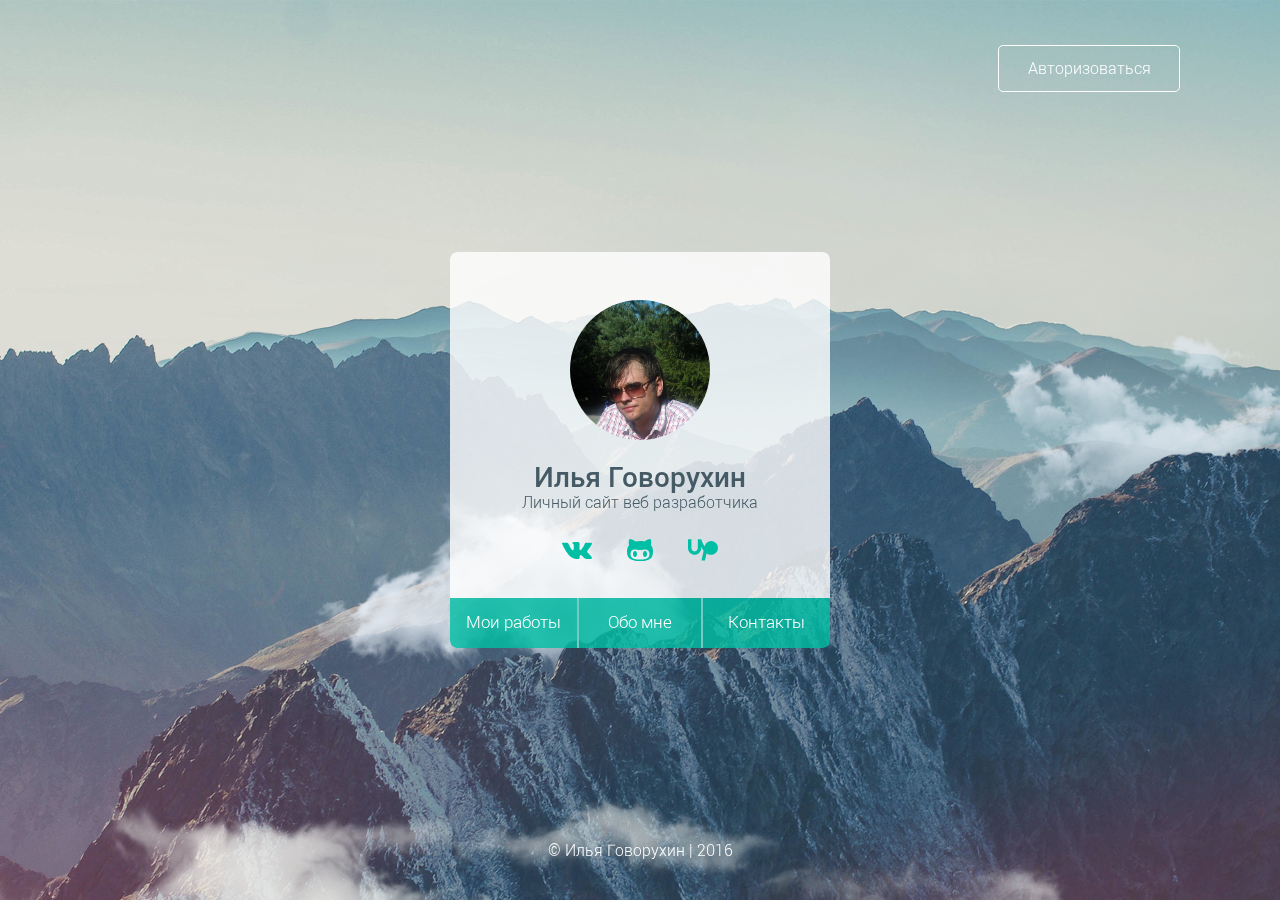
<file: index.html>
<!DOCTYPE html>
<html>
  <head>
    <meta charset="utf-8">
    <title>Home page</title>
    <meta content="" name="author">
    <meta content="" name="description">
    <meta content="" name="keywords">
    <meta content="width=device-width, initial-scale=1" name="viewport">
    <meta content="ie=edge" http-equiv="x-ua-compatible">
    <link rel="stylesheet" href="/assets/css/foundation.css">
    <link rel="stylesheet" href="/assets/css/app.css">
    <script src="/assets/js/foundation.js" defer></script>
    <script src="/assets/js/app.js" defer></script><!--[if lt IE 9]>
    <script src="http://cdnjs.cloudflare.com/ajax/libs/html5shiv/3.7.2/html5shiv.min.js"></script><![endif]-->
  </head>
  <body>
  <div class="preloder">
    <svg id="Layer" version="1.1" xmlns="http://www.w3.org/2000/svg" xmlns:xlink="http://www.w3.org/1999/xlink" x="0px" y="0px" width="144px" height="144px" viewbox="0 0 144 144" enable-background="new 0 0 144 144" xml:space="preserve">
        <circle id="deepPink-rectangle" opacity="0.4" stroke-dasharray="100px 439.6px" fill="none" stroke="#FFFFFF" stroke-width="4" stroke-miterlimit="10" enable-background="new    " cx="72" cy="71.999" r="70"></circle>
        <circle id="deepPink-rectangle1" stroke-dasharray="80px 345,4px" opacity="0.7" fill="none" stroke="#FFFFFF" stroke-width="3.8938" stroke-miterlimit="10" enable-background="new    " cx="72" cy="72" r="55"></circle>
        <circle id="deepPink-rectangle2" stroke-dasharray="58px 251,2px" fill="none" stroke="#FFFFFF" stroke-width="4" stroke-miterlimit="10" cx="72" cy="72" r="40"></circle>
        <text id="deepPink-rectangle3" transform="matrix(1 0 0 1 51.5391 79.0127)" fill="#FFFFFF" font-family="'ArialMT'" font-size="24"></text>
      </svg>
  </div>
    <div class="conteiner_paralax div_hide">
      <div class="paralax_paralax-lear"><img src="assets/img/pay1.png"></div>
      <div class="paralax_paralax-lear"><img src="assets/img/pay2.png"></div>
      <div class="paralax_paralax-lear"><img src="assets/img/pay3.png"></div>
      <div class="paralax_paralax-lear"><img src="assets/img/pay4.png"></div>
      <div class="paralax_paralax-lear"><img src="assets/img/pay5.png"></div>
      <div class="paralax_paralax-lear"><img src="assets/img/pay6.png"></div>
      <div class="paralax_paralax-lear"><img src="assets/img/pay7.png"></div>
      <div class="paralax_paralax-lear"><img src="assets/img/pay8.png"></div>
      <div class="paralax_paralax-lear"><img src="assets/img/pay9.png"></div>
      <div class="paralax_paralax-lear"><img src="assets/img/pay10.png"></div>
    </div>
    <div class="conteiner div_hide">
      <div class="flip-container div_hide">
        <div class="fliper">
          <div class="flip-font div_hide">
            <div class="conteiner_center">
              <div class="conteiner_center-up">
                <div class="conteiner_center-up--foto"><img class=".conteiner_center-up--foto--img" src="assets/img/foto.jpg" height="350" width="200"></div>
                <div class="conteiner_center-up--text">
                  <div class="conteiner_center-up--text---p1">Илья Говорухин</div>
                  <div class="conteiner_center-up--text---p2">Личный сайт веб разработчика</div>
                </div>
                <div class="conteiner_center-up--centr">
                    <ul class="social">
                      <li class="social__item "><a class="social__item--vk" href="https://vk.com/igovorukhin" target="_blank"></a></li>
                      <li class="social__item "><a class="social__item--Github" href="https://github.com/IlyaGovorukhin" target="_blank"></a></li>
                      <li class="social__item "><a class="social__item--LinkedIn" href="https://www.upwork.com/freelancers/~01e6b33e62e7e33423" target="_blank"></a></li>
                    </ul>
                </div>
              </div>
              <div class="conteiner_center-down">
                  <ul class="welcome-nav">
                    <li class="welcome-nav__item welcome-nav__item--works"><a class="welcome-nav__linkundefined works" href="works.html">Мои работы</a></li>
                    <li class="welcome-nav__item welcome-nav__item--about"><a class="welcome-nav__linkundefined about" href="about.html">Обо мне</a></li>
                    <li class="welcome-nav__item welcome-nav__item--blog"><a class="welcome-nav__linkundefined blog" href="blog.html">Контакты</a></li>
                  </ul>
              </div>
            </div>
          </div>
          <div class="flip-back div_hide">
            <div class="conteiner_center">
              <div class="conteiner_center-up--font">
                <div class="conteiner_center-up--textback"> Авторизация</div>
                <div class="conteiner_center-up--autoback">
                  <form class="conteiner_center-up--form">
                    <div class="conteiner_center-up--dsail">
                      <div class="conteiner_center-up--dsail---img"><img class="conteiner_center-up--img" src="assets/img/pasword.png"></div>
                      <input class="conteiner_center-up--input" name="login" placeholder="Логин" required>
                    </div>
                    <div class="conteiner_center-up--dsail">
                      <div class="conteiner_center-up--dsail---img"><img class="conteiner_center-up--img" src="assets/img/login.png"></div>
                      <input class="conteiner_center-up--input" name="pasword" placeholder="Пароль" required>
                    </div>
                    <div class="conteiner_center-up--valid">
                      <div class="conteiner_center-up--valid--pick">
                        <input class="conteiner_center-up--valid--checkbox" type="checkbox" id="sem" name="ishuman">
                        <label class="conteiner_center-up--valid--label" for="sem">Я человек</label>
                      </div>
                    </div>
                    <div class="conteiner_center-up--valid"><span>Вы точно не робот?</span></div>
                    <div class="conteiner_center-up--valid">
                      <div class="conteiner_center-up--valid--pick">
                        <input class="conteiner_center-up--valid--radio" type="radio" id="semr" name="notrobot" value="yes">
                        <label class="conteiner_center-up--label--radio" for="semr">Да</label>
                      </div>
                      <div class="conteiner_center-up--valid--pick">
                        <input class="conteiner_center-up--valid--radio" type="radio" id="seml" name="notrobot" value="no">
                        <label class="conteiner_center-up--label--radio" for="seml">Не уверен</label>
                      </div>
                    </div>
                  </form>
                </div>
              </div>
              <div class="conteiner_center-down">
                  <ul class="welcome-nav">
                    <li class="welcome-nav__item welcome-nav__item--Back"><a class="welcome-nav__linkundefined Back" href="">На главную</a></li>
                    <li class="welcome-nav__item welcome-nav__item--Enter"><a class="welcome-nav__linkundefined Enter" href="works.html">Войти</a></li>
                  </ul>
              </div>
            </div>
          </div>
        </div>
      </div>
    </div><a class="conteiner_welcom div_hide">Авторизоваться</a>
    <footer>
      <div class="footer_wrapper"><span class="footer_span">&copy Илья Говорухин | 2016</span></div>
    </footer>
  </body>
</html>
</file>
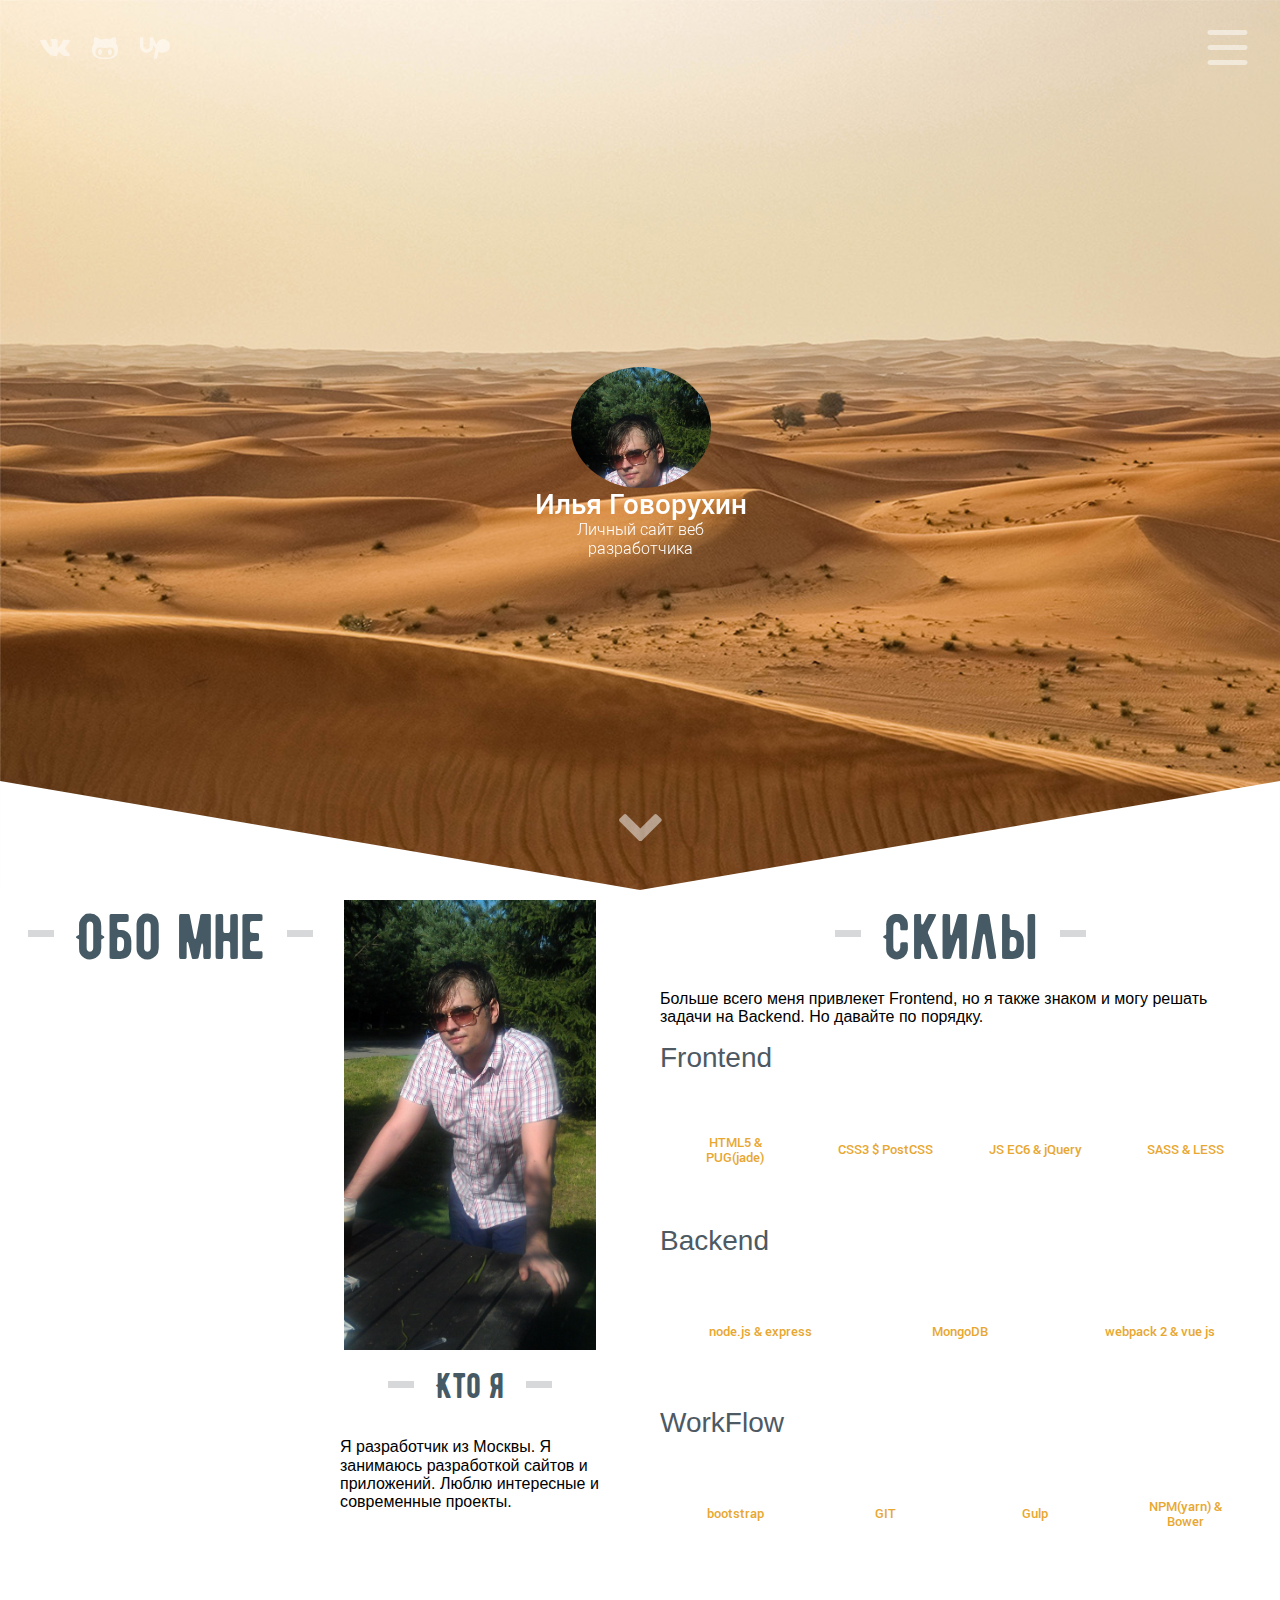
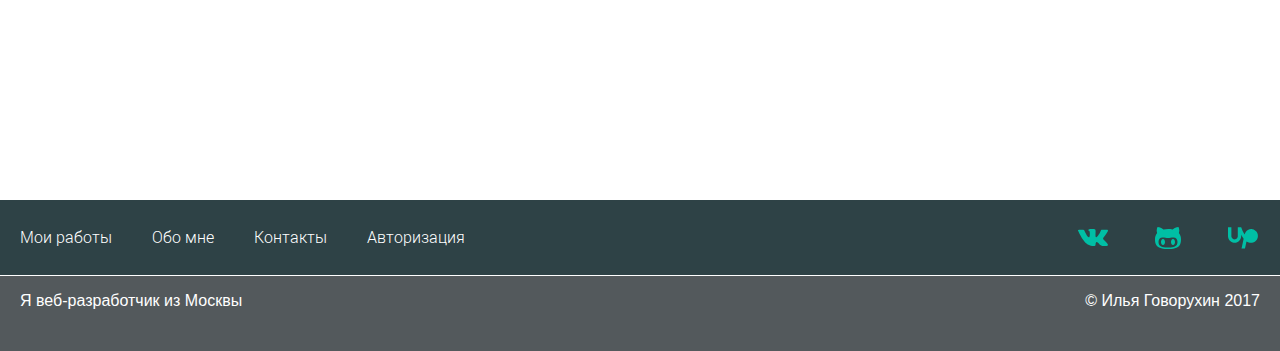
<file: about.html>
<!DOCTYPE html>
<html>
  <head>
    <meta charset="utf-8">
    <title>Home page</title>
    <meta content="" name="author">
    <meta content="" name="description">
    <meta content="" name="keywords">
    <meta content="width=device-width, initial-scale=1" name="viewport">
    <meta content="ie=edge" http-equiv="x-ua-compatible">
    <link rel="stylesheet" href="/assets/css/foundation.css">
    <link rel="stylesheet" href="/assets/css/app.css">
    <script src="/assets/js/foundation.js" defer></script>
    <script src="/assets/js/app.js" defer></script><!--[if lt IE 9]>
    <script src="http://cdnjs.cloudflare.com/ajax/libs/html5shiv/3.7.2/html5shiv.min.js"></script><![endif]-->
  </head>
  <body>
    <div class="preloder">
      <svg id="Layer" version="1.1" xmlns="http://www.w3.org/2000/svg" xmlns:xlink="http://www.w3.org/1999/xlink" x="0px" y="0px" width="144px" height="144px" viewbox="0 0 144 144" enable-background="new 0 0 144 144" xml:space="preserve">
        <circle id="deepPink-rectangle" opacity="0.4" stroke-dasharray="100px 439.6px" fill="none" stroke="#FFFFFF" stroke-width="4" stroke-miterlimit="10" enable-background="new    " cx="72" cy="71.999" r="70"></circle>
        <circle id="deepPink-rectangle1" stroke-dasharray="80px 345,4px" opacity="0.7" fill="none" stroke="#FFFFFF" stroke-width="3.8938" stroke-miterlimit="10" enable-background="new    " cx="72" cy="72" r="55"></circle>
        <circle id="deepPink-rectangle2" stroke-dasharray="58px 251,2px" fill="none" stroke="#FFFFFF" stroke-width="4" stroke-miterlimit="10" cx="72" cy="72" r="40"></circle>
        <text id="deepPink-rectangle3" transform="matrix(1 0 0 1 51.5391 79.0127)" fill="#FFFFFF" font-family="'ArialMT'" font-size="24"></text>
      </svg>
    </div>
    <div class="conteiner_wrapper">
      <div class="conteiner--works conteiner--works-fixd">
        <div class="conteiner--works-wrapper">
          <div class="conteiner--works_bg"></div>
        </div>
        <svg id="Layer_1" version="1.1" xmlns="http://www.w3.org/2000/svg" xmlns:xlink="http://www.w3.org/1999/xlink" x="0px" y="0px" width="42.736px" height="27.435px" viewbox="0 0 42.736 27.435" enable-background="new 0 0 42.736 27.435" xml:space="preserve">
          <g>
            <path fill="#fff" fill-opacity=".5" d="M22.563,26.938c-0.663,0.663-1.724,0.663-2.387,0L0.498,7.286c-0.663-0.663-0.663-1.75,0-2.413L4.9,0.497                                     c0.663-0.663,1.724-0.663,2.387,0l14.082,14.082L35.45,0.497c0.663-0.663,1.725-0.663,2.388,0l4.401,4.376                                     c0.663,0.663,0.663,1.75,0,2.413L22.563,26.938z"></path>
          </g>
        </svg>
        <div class="conteiner--works_img">
          <div class="conteiner_center-up--foto"><img class=".conteiner_center-up--foto--img" src="assets/img/foto.jpg" height="350" width="200"></div>
          <div class="conteiner_center-up--text">
            <div class="conteiner_center-up--text---p1 color">Илья Говорухин</div>
            <div class="conteiner_center-up--text---p2 color">Личный сайт веб разработчика</div>
          </div>
        </div>
        <div class="conteiner_works-step1">
          <svg id="Layer_2" version="1.1" xmlns="http://www.w3.org/2000/svg" xmlns:xlink="http://www.w3.org/1999/xlink" x="0px" y="0px" width="100%" height="100%" viewbox="0 0 2032 210" enable-background="new 0 0 2032 210" xml:space="preserve">
            <g>
              <polygon fill-rule="evenodd" clip-rule="evenodd" fill="#fff" points="2032,210 2032,0 1016,173 0,0 0,210"></polygon>
            </g>
          </svg>
        </div>
        <div class="conteiner_works-social">
          <div class="conteiner_center-up--centr">
              <ul class="social">
                <li class="social__item "><a class="social__item--vk" href="https://vk.com/igovorukhin" target="_blank"></a></li>
                <li class="social__item "><a class="social__item--Github" href="https://github.com/IlyaGovorukhin" target="_blank"></a></li>
                <li class="social__item "><a class="social__item--LinkedIn" href="https://www.upwork.com/freelancers/~01e6b33e62e7e33423" target="_blank"></a></li>
              </ul>
          </div>
        </div>
        <div class="conteiner_works-humburger">
          <svg id="humburger" version="1.1" xmlns="http://www.w3.org/2000/svg" xmlns:xlink="http://www.w3.org/1999/xlink" x="0px" y="0px" width="45px" height="35px" viewbox="0 0 40 35" enable-background="new 0 0 40 35" xml:space="preserve">
            <path id="humburger_line1" fill="#fff" fill-opacity=".5" d="M40,2.5C40,3.881,38.881,5,37.5,5h-35C1.119,5,0,3.881,0,2.5l0,0C0,1.119,1.119,0,2.5,0h35                           C38.881,0,40,1.119,40,2.5L40,2.5z"></path>
            <path id="humburger_line2" fill="#fff" fill-opacity=".5" d="M40,17.5c0,1.381-1.119,2.5-2.5,2.5h-35C1.119,20,0,18.881,0,17.5l0,0C0,16.119,1.119,15,2.5,15h35                           C38.881,15,40,16.119,40,17.5L40,17.5z"></path>
            <path id="humburger_line3" fill="#fff" fill-opacity=".5" d="M40,32.5c0,1.381-1.119,2.5-2.5,2.5h-35C1.119,35,0,33.881,0,32.5l0,0C0,31.119,1.119,30,2.5,30h35                           C38.881,30,40,31.119,40,32.5L40,32.5z"></path>
          </svg>
        </div>
        <div class="conteiner--works-menu">
          <div class="conteiner--works-menu-center">
              <ul class="nave-menu">
                <li class="nave-menu__item nave-menu__item--Block1"><a class="nave-menu__linkundefined Block1" href="works.html">Мои работы</a></li>
                <li class="nave-menu__item nave-menu__item--Block2"><a class="nave-menu__linkundefined Block2" href="about.html">Обо мне</a></li>
                <li class="nave-menu__item nave-menu__item--Block3"><a class="nave-menu__linkundefined Block3" href="blog.html">Контакты</a></li>
                <li class="nave-menu__item nave-menu__item--Block4"><a class="nave-menu__linkundefined Block4" href="index.html">Авторизация</a></li>
              </ul>
          </div>
        </div>
      </div>
      <div class="about_block1 Buttton_point">
        <div class="about_block1-left">
          <div class="about_block1-left mini">
            <div class="conteiner_center-up--textback conteiner_text corect_about">Обо мне</div>
          </div>
          <div class="about_block1-right max">
            <p class="about_block1-right-step1"><img class="about_block1-right-step1-img" src="assets/img/foto.jpg"></p>
            <div class="about_block1-right-step2">
              <div class="about_block1-right-step2-corect">
                <div class="conteiner_center-up--textback corect_about">Кто я</div>
              </div>
              <p class="about_block1-right-step1-p">Я разработчик из Москвы. Я занимаюсь разработкой сайтов и приложений. Люблю интересные и современные проекты.</p>
         
            </div>
          </div>
        </div>
        <div class="about_block1-right svgblock">
          <div class="about_block1-right--right">
            <div class="conteiner_center-up--textback conteiner_text corect_about">Скилы</div>
          </div>
          <p class="about_block1-right-step1-p">Больше всего меня привлекет Frontend, но я также знаком и могу решать задачи на Backend. Но давайте по порядку.</p>
          <div class="about_block1-right-step1-h3">Frontend
              <ul class="skills">
                <li class="skills__item ">
                  <svg class="skills__item--svg skills__item--name1">
                    <circle stroke="#ccc" cx="75" cy="75" r="65" stroke-width="20"></circle>
                    <circle stroke="#e8a731" cx="75" cy="75" r="65" stroke-width="20"></circle>
                  </svg>
                  <div class="skills__item--text name1">HTML5 &amp; PUG(jade)</div>
                </li>
                <li class="skills__item ">
                  <svg class="skills__item--svg skills__item--name2">
                    <circle stroke="#ccc" cx="75" cy="75" r="65" stroke-width="20"></circle>
                    <circle stroke="#e8a731" cx="75" cy="75" r="65" stroke-width="20"></circle>
                  </svg>
                  <div class="skills__item--text name2">CSS3 $ PostCSS</div>
                </li>
                <li class="skills__item ">
                  <svg class="skills__item--svg skills__item--name3">
                    <circle stroke="#ccc" cx="75" cy="75" r="65" stroke-width="20"></circle>
                    <circle stroke="#e8a731" cx="75" cy="75" r="65" stroke-width="20"></circle>
                  </svg>
                  <div class="skills__item--text name3">JS EC6 &amp; jQuery</div>
                </li>
                <li class="skills__item ">
                  <svg class="skills__item--svg skills__item--name4">
                    <circle stroke="#ccc" cx="75" cy="75" r="65" stroke-width="20"></circle>
                    <circle stroke="#e8a731" cx="75" cy="75" r="65" stroke-width="20"></circle>
                  </svg>
                  <div class="skills__item--text name4">SASS &amp; LESS</div>
                </li>
              </ul>
            <!--.about_block1-right-step1-svg-->
            <!--    svg.svgCircl(width="100%" height="100%" fill='none')-->
            <!--         circle( stroke="#ccc")-->
            <!--         circle(stroke="#e8a731")-->
            <!--    .about_block1-right-step1-text Pug-->
          </div>
          <div class="about_block1-right-step1-h3">Backend
              <ul class="skills">
                <li class="skills__item ">
                  <svg class="skills__item--svg skills__item--name1">
                    <circle stroke="#ccc" cx="75" cy="75" r="65" stroke-width="20"></circle>
                    <circle stroke="#e8a731" cx="75" cy="75" r="65" stroke-width="20"></circle>
                  </svg>
                  <div class="skills__item--text name1">node.js &amp; express</div>
                </li>
                <li class="skills__item ">
                  <svg class="skills__item--svg skills__item--name2">
                    <circle stroke="#ccc" cx="75" cy="75" r="65" stroke-width="20"></circle>
                    <circle stroke="#e8a731" cx="75" cy="75" r="65" stroke-width="20"></circle>
                  </svg>
                  <div class="skills__item--text name2">MongoDB</div>
                </li>
                 <li class="skills__item ">
                  <svg class="skills__item--svg skills__item--name3">
                    <circle stroke="#ccc" cx="75" cy="75" r="65" stroke-width="20"></circle>
                    <circle stroke="#e8a731" cx="75" cy="75" r="65" stroke-width="20"></circle>
                  </svg>
                  <div class="skills__item--text name2">webpack 2 &amp; vue js</div>
                </li>
              </ul>
          </div>
          <div class="about_block1-right-step1-h3">WorkFlow
              <ul class="skills">
                <li class="skills__item ">
                  <svg class="skills__item--svg skills__item--name1">
                    <circle stroke="#ccc" cx="75" cy="75" r="65" stroke-width="20"></circle>
                    <circle stroke="#e8a731" cx="75" cy="75" r="65" stroke-width="20"></circle>
                  </svg>
                  <div class="skills__item--text name1">bootstrap</div>
                </li>
                <li class="skills__item ">
                  <svg class="skills__item--svg skills__item--name2">
                    <circle stroke="#ccc" cx="75" cy="75" r="65" stroke-width="20"></circle>
                    <circle stroke="#e8a731" cx="75" cy="75" r="65" stroke-width="20"></circle>
                  </svg>
                  <div class="skills__item--text name2">GIT</div>
                </li>
                <li class="skills__item ">
                  <svg class="skills__item--svg skills__item--name3">
                    <circle stroke="#ccc" cx="75" cy="75" r="65" stroke-width="20"></circle>
                    <circle stroke="#e8a731" cx="75" cy="75" r="65" stroke-width="20"></circle>
                  </svg>
                  <div class="skills__item--text name3">Gulp</div>
                </li>
                <li class="skills__item ">
                  <svg class="skills__item--svg skills__item--name4">
                    <circle stroke="#ccc" cx="75" cy="75" r="65" stroke-width="20"></circle>
                    <circle stroke="#e8a731" cx="75" cy="75" r="65" stroke-width="20"></circle>
                  </svg>
                  <div class="skills__item--text name4">NPM(yarn) &amp; Bower</div>
                </li>
              </ul>
          </div>
        </div>
      </div>
    </div>
    <footer class="footerwork">
      <div class="footerwork_up">
        <div class="footerwork_up_left">
            <ul class="footer-nav">
              <li class="footer-nav__item footer-nav__item--Block1"><a class="footer-nav__linkundefined Block1" href="works.html">Мои работы</a></li>
              <li class="footer-nav__item footer-nav__item--Block2"><a class="footer-nav__linkundefined Block2" href="about.html">Обо мне</a></li>
              <li class="footer-nav__item footer-nav__item--Block3"><a class="footer-nav__linkundefined Block3" href="blog.html">Контакты</a></li>
              <li class="footer-nav__item footer-nav__item--Block4"><a class="footer-nav__linkundefined Block4" href="index.html">Авторизация</a></li>
            </ul>
        </div>
        <div class="footerwork_up_right">
          <div class="footerwork_up_right-social">
              <ul class="social">
                <li class="social__item "><a class="social__item--vk" href="https://vk.com/igovorukhin" target="_blank"></a></li>
                <li class="social__item "><a class="social__item--Github" href="https://github.com/IlyaGovorukhin" target="_blank"></a></li>
                <li class="social__item "><a class="social__item--LinkedIn" href="https://www.upwork.com/freelancers/~01e6b33e62e7e33423" target="_blank"></a></li>
              </ul>
          </div>
        </div>
      </div>
      <div class="footerwork_down">
        <div class="footerwork_up_left">
          <div class="footerwork_up_left-p">
            <p>Я веб-разработчик из Москвы</p>
          </div>
        </div>
        <div class="footerwork_up_right">
          <div class="footerwork_up_left-p">
            <p class="footerwork_up_left-p_right">&copy; Илья Говорухин 2017</p>
          </div>
        </div>
      </div>
    </footer>
  </body>
</html>
</file>
<file: assets/css/app.css>
@-webkit-keyframes bounceIn {
  from, 20%, 40%, 60%, 80%, to {
    -webkit-animation-timing-function: cubic-bezier(0.215, 0.61, 0.355, 1);
            animation-timing-function: cubic-bezier(0.215, 0.61, 0.355, 1); }
  0% {
    opacity: 0;
    -webkit-transform: scale3d(0.3, 0.3, 0.3);
            transform: scale3d(0.3, 0.3, 0.3); }
  20% {
    -webkit-transform: scale3d(1.1, 1.1, 1.1);
            transform: scale3d(1.1, 1.1, 1.1); }
  40% {
    -webkit-transform: scale3d(0.9, 0.9, 0.9);
            transform: scale3d(0.9, 0.9, 0.9); }
  60% {
    opacity: 1;
    -webkit-transform: scale3d(1.03, 1.03, 1.03);
            transform: scale3d(1.03, 1.03, 1.03); }
  80% {
    -webkit-transform: scale3d(0.97, 0.97, 0.97);
            transform: scale3d(0.97, 0.97, 0.97); }
  to {
    opacity: 1;
    -webkit-transform: scale3d(1, 1, 1);
            transform: scale3d(1, 1, 1); } }

@keyframes bounceIn {
  from, 20%, 40%, 60%, 80%, to {
    -webkit-animation-timing-function: cubic-bezier(0.215, 0.61, 0.355, 1);
            animation-timing-function: cubic-bezier(0.215, 0.61, 0.355, 1); }
  0% {
    opacity: 0;
    -webkit-transform: scale3d(0.3, 0.3, 0.3);
            transform: scale3d(0.3, 0.3, 0.3); }
  20% {
    -webkit-transform: scale3d(1.1, 1.1, 1.1);
            transform: scale3d(1.1, 1.1, 1.1); }
  40% {
    -webkit-transform: scale3d(0.9, 0.9, 0.9);
            transform: scale3d(0.9, 0.9, 0.9); }
  60% {
    opacity: 1;
    -webkit-transform: scale3d(1.03, 1.03, 1.03);
            transform: scale3d(1.03, 1.03, 1.03); }
  80% {
    -webkit-transform: scale3d(0.97, 0.97, 0.97);
            transform: scale3d(0.97, 0.97, 0.97); }
  to {
    opacity: 1;
    -webkit-transform: scale3d(1, 1, 1);
            transform: scale3d(1, 1, 1); } }

@-webkit-keyframes bg {
  0% {
    -webkit-transform: translate3d(0, 0, 0);
            transform: translate3d(0, 0, 0); }
  100% {
    -webkit-transform: translate3d(-3000px, 0, 0);
            transform: translate3d(-3000px, 0, 0); } }

@keyframes bg {
  0% {
    -webkit-transform: translate3d(0, 0, 0);
            transform: translate3d(0, 0, 0); }
  100% {
    -webkit-transform: translate3d(-3000px, 0, 0);
            transform: translate3d(-3000px, 0, 0); } }

@-webkit-keyframes shake {
  0% {
    stroke-width: -0.0625rem; }
  100% {
    stroke-width: 0.125rem; } }

@keyframes shake {
  0% {
    stroke-width: -0.0625rem; }
  100% {
    stroke-width: 0.125rem; } }

.conteiner {
  min-height: 100%; }

.conteiner, .conteiner_wrapper {
  min-width: 100%; }

.conteiner {
  height: 100vh;
  min-height: 600px;
  /* fix iOS bug not displaying 100vh correctly */
  /* ipad */
  /* iphone5 */
  /* iPhone 4 */ }
  @media only screen and (min-device-width: 768px) and (max-device-width: 1024px) and (orientation: landscape) {
    .conteiner {
      height: 768px; } }
  @media only screen and (min-device-width: 768px) and (max-device-width: 1024px) and (orientation: portrait) {
    .conteiner {
      height: 1024px; } }
  @media only screen and (min-device-width: 320px) and (max-device-height: 568px) and (orientation: landscape) and (-webkit-device-pixel-ratio: 2) {
    .conteiner {
      height: 320px; } }
  @media only screen and (min-device-width: 320px) and (max-device-height: 568px) and (orientation: portrait) and (-webkit-device-pixel-ratio: 2) {
    .conteiner {
      height: 568px; } }
  @media only screen and (min-device-width: 320px) and (max-device-width: 480px) and (orientation: landscape) and (-webkit-min-device-pixel-ratio: 2) {
    .conteiner {
      height: 320px; } }
  @media only screen and (min-device-width: 320px) and (max-device-width: 480px) and (orientation: portrait) and (-webkit-min-device-pixel-ratio: 2) {
    .conteiner {
      height: 480px; } }
  @media screen and (max-width: 600px) {
    .conteiner {
      background-image: url("../img/mountains.jpg");
      background-repeat: no-repeat;
      background-size: cover; } }
  .conteiner:after {
    content: "";
    display: block;
    position: relative; }
    @media screen and (min-width: 1201px) {
      .conteiner:after {
        height: 6.25rem; } }
    @media screen and (max-width: 1200px) {
      .conteiner:after {
        height: 6.25rem; } }
    @media screen and (max-width: 992px) {
      .conteiner:after {
        height: 6.25rem; } }
    @media screen and (max-width: 768px) {
      .conteiner:after {
        height: 5rem; } }
    @media screen and (max-width: 480px) {
      .conteiner:after {
        height: 3.125rem; } }

.conteiner {
  position: relative;
  display: -webkit-box;
  display: -ms-flexbox;
  display: flex;
  -webkit-box-pack: center;
      -ms-flex-pack: center;
          justify-content: center;
  -webkit-box-align: center;
      -ms-flex-align: center;
          align-items: center; }

.conteiner_center {
  height: 24.75rem;
  overflow: hidden;
  border-radius: 0.4375rem; }
  @media screen and (min-width: 1201px) {
    .conteiner_center {
      width: 23.75rem; } }
  @media screen and (max-width: 1200px) {
    .conteiner_center {
      width: 23.75rem; } }
  @media screen and (max-width: 992px) {
    .conteiner_center {
      width: 23.75rem; } }
  @media screen and (max-width: 768px) {
    .conteiner_center {
      width: 21.875rem; } }
  @media screen and (max-width: 480px) {
    .conteiner_center {
      width: 18.75rem; } }

.conteiner_center-up--font, .conteiner_center-up {
  background-color: rgba(255, 255, 255, 0.8);
  width: 100%;
  height: 87.37373737373737%; }

.conteiner_center-up--font {
  display: -webkit-box;
  display: -ms-flexbox;
  display: flex;
  -webkit-box-orient: vertical;
  -webkit-box-direction: normal;
      -ms-flex-direction: column;
          flex-direction: column;
  -webkit-box-pack: justify;
      -ms-flex-pack: justify;
          justify-content: space-between;
  -webkit-box-align: center;
      -ms-flex-align: center;
          align-items: center; }

.conteiner_center-up {
  display: -webkit-box;
  display: -ms-flexbox;
  display: flex;
  -webkit-box-orient: vertical;
  -webkit-box-direction: normal;
      -ms-flex-direction: column;
          flex-direction: column;
  -ms-flex-pack: distribute;
      justify-content: space-around;
  -webkit-box-align: center;
      -ms-flex-align: center;
          align-items: center; }

.conteiner_center-up--foto {
  margin-top: 10%;
  border-radius: 50%;
  overflow: hidden;
  width: 8.75rem;
  height: 8.75rem;
  position: relative; }

.conteiner_center-up--foto img {
  position: absolute;
  left: 50%;
  margin-left: -100px;
  display: block;
  -webkit-user-select: none;
     -moz-user-select: none;
      -ms-user-select: none;
          user-select: none; }

.conteiner_center-up--text---p1, .conteiner_center-up--text---p2 {
  color: #455a64;
  text-align: center; }

.conteiner_center-up--text---p1 {
  font-size: 1.75rem;
  font-family: Roboto-Medium; }

.conteiner_center-up--text---p2 {
  font-size: 1rem;
  font-family: Roboto-Light; }

.conteiner_center-up--centr {
  margin-bottom: 1.25rem; }

.conteiner_center-down {
  position: absolute;
  width: 100%;
  height: 12.62626262626263%;
  bottom: 0;
  border-radius: 0 0 0.4375rem 0.4375rem;
  overflow: hidden; }

.welcome-nav {
  list-style: none;
  display: -webkit-box;
  display: -ms-flexbox;
  display: flex;
  -webkit-box-pack: justify;
      -ms-flex-pack: justify;
          justify-content: space-between; }

a {
  text-decoration: none;
  display: block; }

.welcome-nav__linkundefined {
  height: 3.125rem;
  line-height: 280%;
  color: white;
  font-size: 1.0625rem;
  font-family: Roboto-Light;
  background-color: rgba(0, 191, 165, 0.8);
  -webkit-transition: background-color 0.3s;
  transition: background-color 0.3s; }
  .welcome-nav__linkundefined:hover {
    background-color: rgba(0, 150, 136, 0.8); }

.welcome-nav__item {
  -webkit-box-flex: 1;
      -ms-flex-positive: 1;
          flex-grow: 1;
  text-align: center;
  max-width: 33.5%; }

.welcome-nav__item--works, .welcome-nav__item--about, .welcome-nav__item--Back, .welcome-nav__item--Pull {
  border-right: 0.125rem solid #73cac2; }

.welcome-nav__item--Back, .welcome-nav__item--Enter {
  max-width: 50%; }

ul {
  padding-left: 0px;
  list-style: none;
  margin: 0; }

.conteiner_welcom {
  -webkit-perspective: 1000px;
          perspective: 1000px;
  display: block;
  cursor: pointer;
  line-height: 2.75rem;
  width: 11.25rem;
  height: 2.8125rem;
  position: absolute;
  right: 6.25rem;
  top: 2.8125rem;
  border-radius: 0.3125rem;
  border: 0.0625rem solid #ffffff;
  -webkit-transition: background,color .3s;
  transition: background,color .3s;
  text-align: center;
  color: #fff;
  font-family: Roboto-Light; }
  .conteiner_welcom:hover {
    background: #fff;
    color: rgba(0, 191, 165, 0.8); }
  @media screen and (max-width: 480px) {
    .conteiner_welcom {
      top: 3%;
      right: 50%;
      margin-right: -5.625rem; } }

.social {
  width: 100%;
  display: -webkit-box;
  display: -ms-flexbox;
  display: flex;
  -webkit-box-orient: horizontal;
  -webkit-box-direction: normal;
      -ms-flex-direction: row;
          flex-direction: row;
  -ms-flex-pack: distribute;
      justify-content: space-around;
  -webkit-box-align: center;
      -ms-flex-align: center;
          align-items: center; }

.social__item {
  display: block;
  width: 2.1875rem;
  height: 2.1875rem;
  background-repeat: no-repeat;
  background-position: center;
  -webkit-transition: background-image 0.3s;
  transition: background-image 0.3s; }

.social__item:nth-child(1) {
  background-image: url("../img/vk.svg"); }
  .social__item:nth-child(1):hover {
    background-image: url("../img/vkb.svg"); }

.social__item:nth-child(2) {
  background-image: url("../img/github.svg"); }
  .social__item:nth-child(2):hover {
    background-image: url("../img/githubb.svg"); }

.social__item:nth-child(3) {
  background-image: url("../img/upwork.svg"); }
  .social__item:nth-child(3):hover {
    background-image: url("../img/upworkb.svg"); }

.social__item a {
  width: 100%;
  height: 100%; }

.conteiner_center-up--textback {
  margin-top: 8%;
  position: relative;
  text-align: center;
  font-family: BERNIERRegular-Regular;
  font-size: 2.1875rem;
  color: #455a64; }
  .conteiner_center-up--textback:after {
    background: rgba(55, 62, 66, 0.2);
    content: '';
    width: 1.625rem;
    height: 0.4375rem;
    position: absolute;
    top: 1rem;
    left: -3rem; }
  .conteiner_center-up--textback:before {
    background: rgba(55, 62, 66, 0.2);
    content: '';
    width: 1.625rem;
    height: 0.4375rem;
    position: absolute;
    top: 1rem;
    right: -3rem; }

.flip-container {
  -webkit-perspective: 1000px;
          perspective: 1000px;
  height: 24.75rem;
  overflow: hidden;
  border-radius: 0.4375rem;
  -webkit-backface-visibility: hidden;
          backface-visibility: hidden;
  position: relative; }
  @media screen and (min-width: 1201px) {
    .flip-container {
      width: 23.75rem; } }
  @media screen and (max-width: 1200px) {
    .flip-container {
      width: 23.75rem; } }
  @media screen and (max-width: 992px) {
    .flip-container {
      width: 23.75rem; } }
  @media screen and (max-width: 768px) {
    .flip-container {
      width: 21.875rem; } }
  @media screen and (max-width: 480px) {
    .flip-container {
      width: 18.75rem; } }

.fliper {
  position: relative;
  -webkit-transform-style: preserve-3d;
          transform-style: preserve-3d;
  -webkit-transition: -webkit-transform 1s;
  transition: -webkit-transform 1s;
  transition: transform 1s;
  transition: transform 1s, -webkit-transform 1s; }

.fliper, .flip-back, .flip-font {
  width: 100%;
  height: 100%; }

.flip-back, .flip-font {
  -webkit-backface-visibility: hidden;
          backface-visibility: hidden;
  position: absolute; }

.flip-font {
  -webkit-transform: rotateY(0deg);
          transform: rotateY(0deg); }

.flip-back {
  -webkit-transform: rotateY(-180deg);
          transform: rotateY(-180deg); }

.flip-go {
  -webkit-transform: rotateY(-180deg);
          transform: rotateY(-180deg);
  -webkit-transition: 1s;
  transition: 1s; }

.conteiner_center-up_ooo {
  background: red;
  height: 100%;
  width: 100%; }

@keyframes bounceIn {
  from, 20%, 40%, 60%, 80%, to {
    -webkit-animation-timing-function: cubic-bezier(0.215, 0.61, 0.355, 1);
            animation-timing-function: cubic-bezier(0.215, 0.61, 0.355, 1); }
  0% {
    opacity: 0;
    -webkit-transform: scale3d(0.3, 0.3, 0.3);
            transform: scale3d(0.3, 0.3, 0.3); }
  20% {
    -webkit-transform: scale3d(1.1, 1.1, 1.1);
            transform: scale3d(1.1, 1.1, 1.1); }
  40% {
    -webkit-transform: scale3d(0.9, 0.9, 0.9);
            transform: scale3d(0.9, 0.9, 0.9); }
  60% {
    opacity: 1;
    -webkit-transform: scale3d(1.03, 1.03, 1.03);
            transform: scale3d(1.03, 1.03, 1.03); }
  80% {
    -webkit-transform: scale3d(0.97, 0.97, 0.97);
            transform: scale3d(0.97, 0.97, 0.97); }
  to {
    opacity: 1;
    -webkit-transform: scale3d(1, 1, 1);
            transform: scale3d(1, 1, 1); } }

@keyframes bg {
  0% {
    -webkit-transform: translate3d(0, 0, 0);
            transform: translate3d(0, 0, 0); }
  100% {
    -webkit-transform: translate3d(-3000px, 0, 0);
            transform: translate3d(-3000px, 0, 0); } }

@keyframes shake {
  0% {
    stroke-width: -0.0625rem; }
  100% {
    stroke-width: 0.125rem; } }

html {
  min-width: 320px;
  width: 100%;
  height: 100%;
  box-sizing: border-box;
  font-size: 16px; }
  @media screen and (max-width: 480px) {
    html {
      font-size: 14px; } }

body {
  width: 100%;
  height: 100%;
  background-color: #ffffff;
  position: relative; }

@font-face {
  font-family: 'FontAwesome';
  src: url("../fonts/fontawesome-webfont.eot?v=4.6.3");
  src: url("../fonts/fontawesome-webfont.eot?#iefix&v=4.6.3") format("embedded-opentype"), url("../fonts/fontawesome-webfont.woff2?v=4.6.3") format("woff2"), url("../fonts/fontawesome-webfont.woff?v=4.6.3") format("woff"), url("../fonts/fontawesome-webfont.ttf?v=4.6.3") format("truetype"), url("../fonts/fontawesome-webfont.svg?v=4.6.3#fontawesomeregular") format("svg");
  font-weight: normal;
  font-style: normal; }

@font-face {
  font-family: 'Roboto-Bold';
  src: url("../fonts/Roboto-Bold_gdi.eot");
  src: url("../fonts/Roboto-Bold_gdi.eot?#iefix") format("embedded-opentype"), url("../fonts/Roboto-Bold_gdi.woff") format("woff"), url("../fonts/Roboto-Bold_gdi.ttf") format("truetype"), url("../fonts/Roboto-Bold_gdi.svg#Roboto-Bold") format("svg");
  font-weight: 700;
  font-style: normal;
  font-stretch: normal;
  unicode-range: U+000D-2044; }

@font-face {
  font-family: 'Roboto-Light';
  src: url("../fonts/Roboto-Light_gdi.eot");
  src: url("../fonts/Roboto-Light_gdi.eot?#iefix") format("embedded-opentype"), url("../fonts/Roboto-Light_gdi.woff") format("woff"), url("../fonts/Roboto-Light_gdi.ttf") format("truetype"), url("../fonts/Roboto-Light_gdi.svg#Roboto-Light") format("svg");
  font-weight: 300;
  font-style: normal;
  font-stretch: normal;
  unicode-range: U+000D-2044; }

@font-face {
  font-family: 'Roboto-Medium';
  src: url("../fonts/Roboto-Medium_gdi.eot");
  src: url("../fonts/Roboto-Medium_gdi.eot?#iefix") format("embedded-opentype"), url("../fonts/Roboto-Medium_gdi.woff") format("woff"), url("../fonts/Roboto-Medium_gdi.ttf") format("truetype"), url("../fonts/Roboto-Medium_gdi.svg#Roboto-Medium") format("svg");
  font-weight: 500;
  font-style: normal;
  font-stretch: normal;
  unicode-range: U+000D-2044; }

@font-face {
  font-family: 'Roboto-Regular';
  src: url("../fonts/Roboto-Regular_gdi.eot");
  src: url("../fonts/Roboto-Regular_gdi.eot?#iefix") format("embedded-opentype"), url("../fonts/Roboto-Regular_gdi.woff") format("woff"), url("../fonts/Roboto-Regular_gdi.ttf") format("truetype"), url("../fonts/Roboto-Regular_gdi.svg#Roboto-Regular") format("svg");
  font-weight: 400;
  font-style: normal;
  font-stretch: normal;
  unicode-range: U+000D-2044; }

@font-face {
  font-family: 'BERNIERRegular-Regular';
  src: url("../fonts/BERNIERRegular-Regular_gdi.eot");
  src: url("../fonts/BERNIERRegular-Regular_gdi.eot?#iefix") format("embedded-opentype"), url("../fonts/BERNIERRegular-Regular_gdi.woff") format("woff"), url("../fonts/BERNIERRegular-Regular_gdi.ttf") format("truetype"), url("../fonts/BERNIERRegular-Regular_gdi.svg#BERNIERRegular-Regular") format("svg");
  font-weight: 400;
  font-style: normal;
  font-stretch: normal;
  unicode-range: U+0020-0451; }

.footer_wrapper {
  width: 100%;
  height: 100%;
  display: -webkit-box;
  display: -ms-flexbox;
  display: flex;
  -webkit-box-pack: center;
      -ms-flex-pack: center;
          justify-content: center;
  -webkit-box-align: center;
      -ms-flex-align: center;
          align-items: center; }

.footer_span {
  font-size: 0.98569rem;
  font-family: "Roboto-Light";
  color: white;
  -moz-transform: matrix(0.9993, 0, 0, 1.01455, 0, 0);
  -webkit-transform: matrix(0.9993, 0, 0, 1.01455, 0, 0);
  -ms-transform: matrix(0.9993, 0, 0, 1.01455, 0, 0); }

footer {
  position: relative; }
  @media screen and (min-width: 1201px) {
    footer {
      height: 6.25rem;
      margin-top: -6.25rem; } }
  @media screen and (max-width: 1200px) {
    footer {
      height: 6.25rem;
      margin-top: -6.25rem; } }
  @media screen and (max-width: 992px) {
    footer {
      height: 6.25rem;
      margin-top: -6.25rem; } }
  @media screen and (max-width: 768px) {
    footer {
      height: 5rem;
      margin-top: -5rem; } }
  @media screen and (max-width: 480px) {
    footer {
      height: 3.125rem;
      margin-top: -3.125rem; } }

.conteiner--works {
  width: 100%;
  height: 100vh;
  position: relative;
  height: 100vh;
  min-height: 600px;
  /* fix iOS bug not displaying 100vh correctly */
  /* ipad */
  /* iphone5 */
  /* iPhone 4 */ }
  @media screen and (max-width: 600px) {
    .conteiner--works {
      background-image: url("../img/mountains.jpg");
      background-repeat: no-repeat;
      background-size: cover; } }
  @media only screen and (min-device-width: 768px) and (max-device-width: 1024px) and (orientation: landscape) {
    .conteiner--works {
      height: 768px; } }
  @media only screen and (min-device-width: 768px) and (max-device-width: 1024px) and (orientation: portrait) {
    .conteiner--works {
      height: 1024px; } }
  @media only screen and (min-device-width: 320px) and (max-device-height: 568px) and (orientation: landscape) and (-webkit-device-pixel-ratio: 2) {
    .conteiner--works {
      height: 320px; } }
  @media only screen and (min-device-width: 320px) and (max-device-height: 568px) and (orientation: portrait) and (-webkit-device-pixel-ratio: 2) {
    .conteiner--works {
      height: 568px; } }
  @media only screen and (min-device-width: 320px) and (max-device-width: 480px) and (orientation: landscape) and (-webkit-min-device-pixel-ratio: 2) {
    .conteiner--works {
      height: 320px; } }
  @media only screen and (min-device-width: 320px) and (max-device-width: 480px) and (orientation: portrait) and (-webkit-min-device-pixel-ratio: 2) {
    .conteiner--works {
      height: 480px; } }

.conteiner--works_img {
  height: 13.3125rem;
  width: 14.5625rem;
  position: absolute;
  top: 50%;
  left: 50%;
  margin: -6.625rem 0 0 -7.25rem;
  display: -webkit-box;
  display: -ms-flexbox;
  display: flex;
  -webkit-box-orient: vertical;
  -webkit-box-direction: normal;
      -ms-flex-direction: column;
          flex-direction: column;
  -ms-flex-pack: distribute;
      justify-content: space-around;
  -webkit-box-align: center;
      -ms-flex-align: center;
          align-items: center;
  will-change: transform;
  -webkit-transition: all .3s linear;
  transition: all .3s linear; }

.conteiner_paralax-vidoe {
  position: absolute;
  top: 0;
  overflow: hidden;
  width: 100%;
  height: 100%; }

.video {
  min-width: 100%;
  min-height: 100vh;
  margin-left: -50%;
  position: absolute;
  margin: 0 auto;
  top: 0;
  z-index: -1;
  background-image: url("../img/giphy.gif");
  background-repeat: no-repeat;
  background-size: cover; }

.conteiner_paralax, .conteiner_paralax--works {
  height: 100%;
  overflow: hidden;
  position: absolute;
  bottom: 0;
  top: 0;
  left: 0;
  right: 0; }
  @media screen and (max-width: 600px) {
    .conteiner_paralax, .conteiner_paralax--works {
      display: none; } }

.color {
  color: #ffffff; }

.conteiner_paralax {
  height: 100vh;
  min-height: 600px;
  /* fix iOS bug not displaying 100vh correctly */
  /* ipad */
  /* iphone5 */
  /* iPhone 4 */ }
  @media only screen and (min-device-width: 768px) and (max-device-width: 1024px) and (orientation: landscape) {
    .conteiner_paralax {
      height: 768px; } }
  @media only screen and (min-device-width: 768px) and (max-device-width: 1024px) and (orientation: portrait) {
    .conteiner_paralax {
      height: 1024px; } }
  @media only screen and (min-device-width: 320px) and (max-device-height: 568px) and (orientation: landscape) and (-webkit-device-pixel-ratio: 2) {
    .conteiner_paralax {
      height: 320px; } }
  @media only screen and (min-device-width: 320px) and (max-device-height: 568px) and (orientation: portrait) and (-webkit-device-pixel-ratio: 2) {
    .conteiner_paralax {
      height: 568px; } }
  @media only screen and (min-device-width: 320px) and (max-device-width: 480px) and (orientation: landscape) and (-webkit-min-device-pixel-ratio: 2) {
    .conteiner_paralax {
      height: 320px; } }
  @media only screen and (min-device-width: 320px) and (max-device-width: 480px) and (orientation: portrait) and (-webkit-min-device-pixel-ratio: 2) {
    .conteiner_paralax {
      height: 480px; } }

.conteiner_paralax--works {
  height: 100vh;
  height: 100vh;
  min-height: 600px;
  /* fix iOS bug not displaying 100vh correctly */
  /* ipad */
  /* iphone5 */
  /* iPhone 4 */ }
  @media only screen and (min-device-width: 768px) and (max-device-width: 1024px) and (orientation: landscape) {
    .conteiner_paralax--works {
      height: 768px; } }
  @media only screen and (min-device-width: 768px) and (max-device-width: 1024px) and (orientation: portrait) {
    .conteiner_paralax--works {
      height: 1024px; } }
  @media only screen and (min-device-width: 320px) and (max-device-height: 568px) and (orientation: landscape) and (-webkit-device-pixel-ratio: 2) {
    .conteiner_paralax--works {
      height: 320px; } }
  @media only screen and (min-device-width: 320px) and (max-device-height: 568px) and (orientation: portrait) and (-webkit-device-pixel-ratio: 2) {
    .conteiner_paralax--works {
      height: 568px; } }
  @media only screen and (min-device-width: 320px) and (max-device-width: 480px) and (orientation: landscape) and (-webkit-min-device-pixel-ratio: 2) {
    .conteiner_paralax--works {
      height: 320px; } }
  @media only screen and (min-device-width: 320px) and (max-device-width: 480px) and (orientation: portrait) and (-webkit-min-device-pixel-ratio: 2) {
    .conteiner_paralax--works {
      height: 480px; } }

.paralax_paralax-lear {
  width: 125rem;
  margin-left: -62.5rem; }

.paralax_paralax-lear--works {
  width: 187.5rem;
  margin-left: -93.75rem; }

.paralax_paralax-lear, .paralax_paralax-lear--works {
  position: absolute;
  height: 100%;
  bottom: 0;
  will-change: transform;
  -webkit-transition: all .3s linear;
  transition: all .3s linear; }

.paralax_paralax-lear, .paralax_paralax-lear--works {
  left: 50%; }

.paralax_paralax-lear img {
  min-width: 100%;
  min-height: 100%; }

.paralax_paralax-lear img, .paralax_paralax-lear--works img {
  display: block;
  position: absolute; }

.paralax_paralax-lear img, .paralax_paralax-lear--works img {
  right: 0;
  left: 0; }

.paralax_paralax-lear--works img {
  min-width: 100%;
  bottom: 0; }

.parallax__cover {
  background: #013831;
  position: absolute;
  top: 98%;
  left: 0;
  right: 0;
  height: 200%;
  z-index: 2;
  display: -webkit-box;
  display: -ms-flexbox;
  display: flex;
  -webkit-box-orient: vertical;
  -webkit-box-direction: normal;
      -ms-flex-direction: column;
          flex-direction: column;
  -webkit-box-pack: start;
      -ms-flex-pack: start;
          justify-content: flex-start;
  -webkit-box-align: center;
      -ms-flex-align: center;
          align-items: center; }

#Layer_1 {
  position: absolute;
  top: 92%;
  left: 50%;
  margin: -0.875rem 0 0 -1.3125rem;
  cursor: pointer;
  z-index: 1; }
  #Layer_1:hover path {
    fill-opacity: 1; }

.conteiner_works-social {
  position: absolute;
  top: 1.875rem;
  left: 1.875rem;
  width: 18.75rem; }

.conteiner_works-social .conteiner_center-up--centr .social .social__item:nth-child(1) {
  background-image: url("../img/vk_opasaty.svg"); }
  .conteiner_works-social .conteiner_center-up--centr .social .social__item:nth-child(1):hover {
    background-image: url("../img/vk_opasatyB.svg"); }

.conteiner_works-social .conteiner_center-up--centr .social .social__item:nth-child(2) {
  background-image: url("../img/github_opasaty.svg"); }
  .conteiner_works-social .conteiner_center-up--centr .social .social__item:nth-child(2):hover {
    background-image: url("../img/github_opasatyB.svg"); }

.conteiner_works-social .conteiner_center-up--centr .social .social__item:nth-child(3) {
  background-image: url("../img/up_opasaty.svg"); }
  .conteiner_works-social .conteiner_center-up--centr .social .social__item:nth-child(3):hover {
    background-image: url("../img/up_opasatyB.svg"); }

.conteiner_works-humburger {
  position: absolute;
  right: 1.875rem;
  top: 1.875rem;
  cursor: pointer; }

#humburger path {
  -webkit-transition: all linear 0.2s;
  transition: all linear 0.2s; }

#humburger:hover path {
  fill-opacity: 1; }

.div_hide {
  display: none !important; }

.preloder {
  width: 100vw;
  height: 100vh;
  background-image: url("../img/bg.jpg");
  display: -webkit-box;
  display: -ms-flexbox;
  display: flex;
  -webkit-box-pack: center;
      -ms-flex-pack: center;
          justify-content: center;
  -webkit-box-align: center;
      -ms-flex-align: center;
          align-items: center; }

#deepPink-rectangle, #deepPink-rectangle1, #deepPink-rectangle2 {
  z-index: 100;
  -webkit-animation-name: rotation;
          animation-name: rotation;
  -webkit-animation-iteration-count: infinite;
          animation-iteration-count: infinite;
  -webkit-animation-timing-function: linear;
          animation-timing-function: linear; }

@-webkit-keyframes rotation {
  from {
    -webkit-transform-origin: 50% 50%;
            transform-origin: 50% 50%;
    -webkit-transform: rotate(0deg);
            transform: rotate(0deg); }
  to {
    -webkit-transform-origin: 50% 50%;
            transform-origin: 50% 50%;
    -webkit-transform: rotate(360deg);
            transform: rotate(360deg); } }

@keyframes rotation {
  from {
    -webkit-transform-origin: 50% 50%;
            transform-origin: 50% 50%;
    -webkit-transform: rotate(0deg);
            transform: rotate(0deg); }
  to {
    -webkit-transform-origin: 50% 50%;
            transform-origin: 50% 50%;
    -webkit-transform: rotate(360deg);
            transform: rotate(360deg); } }

#deepPink-rectangle {
  -webkit-animation-duration: 3s;
          animation-duration: 3s; }

#deepPink-rectangle1 {
  -webkit-animation-duration: 2s;
          animation-duration: 2s; }

#deepPink-rectangle2 {
  -webkit-animation-duration: 1s;
          animation-duration: 1s; }

.conteiner_center-up--centr {
  width: 50%; }

.conteiner_center-up--autoback {
  width: 88%; }

.conteiner_center-up--dsail, .conteiner_center-up--form {
  width: 100%; }

.conteiner_center-up--input {
  border-radius: 0 0.25rem 0.25rem 0;
  padding: 5%;
  background: #fcfcfc;
  border: none;
  outline: none;
  width: 100%; }

.conteiner_center-up--img {
  padding: 5%; }

.conteiner_center-up--dsail {
  display: -webkit-box;
  display: -ms-flexbox;
  display: flex;
  -webkit-box-orient: horizontal;
  -webkit-box-direction: normal;
      -ms-flex-direction: row;
          flex-direction: row;
  margin-bottom: 1.125rem; }

.conteiner_center-up--dsail---img {
  border-radius: 0.25rem 0 0 0.25rem;
  min-width: 3.3125rem;
  background: #f0efe9;
  display: -webkit-box;
  display: -ms-flexbox;
  display: flex;
  -webkit-box-align: center;
      -ms-flex-align: center;
          align-items: center;
  -webkit-box-pack: center;
      -ms-flex-pack: center;
          justify-content: center; }

.conteiner_center-up--valid {
  margin-bottom: 0.9375rem;
  display: -webkit-box;
  display: -ms-flexbox;
  display: flex;
  -webkit-box-orient: horizontal;
  -webkit-box-direction: normal;
      -ms-flex-direction: row;
          flex-direction: row;
  -webkit-box-pack: center;
      -ms-flex-pack: center;
          justify-content: center;
  -webkit-box-align: center;
      -ms-flex-align: center;
          align-items: center; }

.conteiner_center-up--valid--pick {
  margin: 0 0.625rem;
  position: relative;
  display: table; }

.conteiner_center-up--valid--checkbox, .conteiner_center-up--valid--radio {
  opacity: 0;
  width: 1.25rem;
  height: 1.25rem; }

.conteiner_center-up--valid--label, .conteiner_center-up--label--radio {
  margin-left: 0.625rem;
  vertical-align: 0.125rem; }
  .conteiner_center-up--valid--label:before, .conteiner_center-up--label--radio:before {
    position: absolute;
    top: 0;
    left: 0;
    content: "";
    display: block;
    width: 0.9375rem;
    height: 0.9375rem;
    border: 0.3125rem solid #fff;
    background: #fff;
    border-radius: 2px; }

.conteiner_center-up--label--radio:before {
  border-radius: 50%; }

.conteiner_center-up--valid--radio:checked + .conteiner_center-up--label--radio::before {
  background-color: #00bfa5; }

.conteiner_center-up--valid--checkbox:checked + .conteiner_center-up--valid--label::before {
  content: "";
  background-color: #00bfa5; }

.conteiner--works_bloc1 {
  width: 100%;
  display: -webkit-box;
  display: -ms-flexbox;
  display: flex;
  background-image: url("../img/works_header.svg");
  background-repeat: no-repeat;
  background-position: center;
  -webkit-box-orient: vertical;
  -webkit-box-direction: normal;
      -ms-flex-direction: column;
          flex-direction: column;
  -webkit-box-pack: center;
      -ms-flex-pack: center;
          justify-content: center;
  -webkit-box-align: center;
      -ms-flex-align: center;
          align-items: center;
  height: 12rem; }

.conteiner_works-step1 {
  position: absolute;
  width: 100%;
  bottom: -2%; }

.conteiner_text {
  margin-top: 0;
  font-size: 4rem; }
  .conteiner_text:after, .conteiner_text:before {
    top: 2rem; }
  @media screen and (max-width: 768px) {
    .conteiner_text {
      font-size: 3.4375rem;
      width: 70%; } }

.conteiner_wrapper {
  position: relative;
  min-height: 600px; }
  .conteiner_wrapper:after {
    content: '';
    display: block;
    position: relative; }
    @media screen and (min-width: 1201px) {
      .conteiner_wrapper:after {
        height: 9.375rem; } }
    @media screen and (max-width: 1200px) {
      .conteiner_wrapper:after {
        height: 9.375rem; } }
    @media screen and (max-width: 992px) {
      .conteiner_wrapper:after {
        height: 14.375rem; } }

.slider {
  height: 100vh;
  width: 100%;
  min-height: 40.625rem;
  background: #ffffff;
  height: 100vh;
  min-height: 600px;
  /* fix iOS bug not displaying 100vh correctly */
  /* ipad */
  /* iphone5 */
  /* iPhone 4 */ }
  .slider:before, .slider:after {
    content: "";
    display: table; }
  .slider:after {
    clear: both; }
  @media only screen and (min-device-width: 768px) and (max-device-width: 1024px) and (orientation: landscape) {
    .slider {
      height: 768px; } }
  @media only screen and (min-device-width: 768px) and (max-device-width: 1024px) and (orientation: portrait) {
    .slider {
      height: 1024px; } }
  @media only screen and (min-device-width: 320px) and (max-device-height: 568px) and (orientation: landscape) and (-webkit-device-pixel-ratio: 2) {
    .slider {
      height: 320px; } }
  @media only screen and (min-device-width: 320px) and (max-device-height: 568px) and (orientation: portrait) and (-webkit-device-pixel-ratio: 2) {
    .slider {
      height: 568px; } }
  @media only screen and (min-device-width: 320px) and (max-device-width: 480px) and (orientation: landscape) and (-webkit-min-device-pixel-ratio: 2) {
    .slider {
      height: 320px; } }
  @media only screen and (min-device-width: 320px) and (max-device-width: 480px) and (orientation: portrait) and (-webkit-min-device-pixel-ratio: 2) {
    .slider {
      height: 480px; } }

.slider_block1 {
  float: left;
  display: -webkit-box;
  display: -ms-flexbox;
  display: flex;
  -webkit-box-orient: vertical;
  -webkit-box-direction: normal;
      -ms-flex-direction: column;
          flex-direction: column;
  -webkit-box-pack: center;
      -ms-flex-pack: center;
          justify-content: center;
  -webkit-box-align: center;
      -ms-flex-align: center;
          align-items: center; }
  @media screen and (max-width: 768px) {
    .slider_block1 {
      height: 30% !important; } }

.slider_block2 {
  float: right;
  display: -webkit-box;
  display: -ms-flexbox;
  display: flex;
  -webkit-box-orient: vertical;
  -webkit-box-direction: normal;
      -ms-flex-direction: column;
          flex-direction: column;
  -webkit-box-pack: justify;
      -ms-flex-pack: justify;
          justify-content: space-between;
  -webkit-box-align: center;
      -ms-flex-align: center;
          align-items: center; }
  @media screen and (max-width: 768px) {
    .slider_block2 {
      height: 70% !important; } }

.slider_block1, .slider_block2 {
  width: 50%;
  height: 100%; }
  @media screen and (max-width: 768px) {
    .slider_block1, .slider_block2 {
      width: 100%;
      margin: 0.3125rem 0; } }

.slider_block2-down, .slider_block2-up {
  height: 100%;
  width: 100%; }
  .slider_block2-down:before, .slider_block2-down:after, .slider_block2-up:before, .slider_block2-up:after {
    content: "";
    display: table; }
  .slider_block2-down:after, .slider_block2-up:after {
    clear: both; }

.slider_block-centr {
  width: 100%;
  display: none; }

.upgrad {
  width: 60%;
  margin: 0 auto;
  text-transform: uppercase;
  font-size: 1.85rem; }

.display_block {
  display: inline-block; }

.slider_block-centr--p {
  color: #20b5a1;
  border-top: 0.0625rem solid #20b5a1;
  border-bottom: 0.0625rem solid #20b5a1;
  width: 70%;
  text-align: center;
  text-transform: uppercase;
  margin: 1.875rem auto;
  padding: 1.125rem 0; }
  @media screen and (max-width: 768px) {
    .slider_block-centr--p {
      padding: 0;
      margin: 0.9375rem auto; } }

.slider_block2-up--box {
  height: 70%; }

.char {
  display: inline-block;
  -webkit-animation-name: bounceIn;
          animation-name: bounceIn;
  -webkit-animation-fill-mode: both;
          animation-fill-mode: both;
  -webkit-animation-duration: 0.7s;
          animation-duration: 0.7s; }
  .char.char--0 {
    -webkit-animation-delay: 0s;
            animation-delay: 0s; }
  .char.char--1 {
    -webkit-animation-delay: 0.05s;
            animation-delay: 0.05s; }
  .char.char--2 {
    -webkit-animation-delay: 0.1s;
            animation-delay: 0.1s; }
  .char.char--3 {
    -webkit-animation-delay: 0.15s;
            animation-delay: 0.15s; }
  .char.char--4 {
    -webkit-animation-delay: 0.2s;
            animation-delay: 0.2s; }
  .char.char--5 {
    -webkit-animation-delay: 0.25s;
            animation-delay: 0.25s; }
  .char.char--6 {
    -webkit-animation-delay: 0.3s;
            animation-delay: 0.3s; }
  .char.char--7 {
    -webkit-animation-delay: 0.35s;
            animation-delay: 0.35s; }
  .char.char--8 {
    -webkit-animation-delay: 0.4s;
            animation-delay: 0.4s; }
  .char.char--9 {
    -webkit-animation-delay: 0.45s;
            animation-delay: 0.45s; }
  .char.char--10 {
    -webkit-animation-delay: 0.5s;
            animation-delay: 0.5s; }
  .char.char--11 {
    -webkit-animation-delay: 0.55s;
            animation-delay: 0.55s; }
  .char.char--12 {
    -webkit-animation-delay: 0.6s;
            animation-delay: 0.6s; }
  .char.char--13 {
    -webkit-animation-delay: 0.65s;
            animation-delay: 0.65s; }
  .char.char--14 {
    -webkit-animation-delay: 0.7s;
            animation-delay: 0.7s; }
  .char.char--15 {
    -webkit-animation-delay: 0.75s;
            animation-delay: 0.75s; }
  .char.char--16 {
    -webkit-animation-delay: 0.8s;
            animation-delay: 0.8s; }
  .char.char--17 {
    -webkit-animation-delay: 0.85s;
            animation-delay: 0.85s; }
  .char.char--18 {
    -webkit-animation-delay: 0.9s;
            animation-delay: 0.9s; }
  .char.char--19 {
    -webkit-animation-delay: 0.95s;
            animation-delay: 0.95s; }
  .char.char--20 {
    -webkit-animation-delay: 1s;
            animation-delay: 1s; }
  .char.char--21 {
    -webkit-animation-delay: 1.05s;
            animation-delay: 1.05s; }
  .char.char--22 {
    -webkit-animation-delay: 1.1s;
            animation-delay: 1.1s; }
  .char.char--23 {
    -webkit-animation-delay: 1.15s;
            animation-delay: 1.15s; }
  .char.char--24 {
    -webkit-animation-delay: 1.2s;
            animation-delay: 1.2s; }
  .char.char--25 {
    -webkit-animation-delay: 1.25s;
            animation-delay: 1.25s; }
  .char.char--26 {
    -webkit-animation-delay: 1.3s;
            animation-delay: 1.3s; }
  .char.char--27 {
    -webkit-animation-delay: 1.35s;
            animation-delay: 1.35s; }
  .char.char--28 {
    -webkit-animation-delay: 1.4s;
            animation-delay: 1.4s; }
  .char.char--29 {
    -webkit-animation-delay: 1.45s;
            animation-delay: 1.45s; }
  .char.char--30 {
    -webkit-animation-delay: 1.5s;
            animation-delay: 1.5s; }

.slider_block2-up--boxLeft, .slider_block2-up--boxRight {
  position: relative;
  height: 30%;
  width: 50%;
  overflow: hidden;
  display: -webkit-box;
  display: -ms-flexbox;
  display: flex;
  -webkit-box-orient: vertical;
  -webkit-box-direction: normal;
      -ms-flex-direction: column;
          flex-direction: column;
  -webkit-box-pack: center;
      -ms-flex-pack: center;
          justify-content: center;
  -webkit-box-align: center;
      -ms-flex-align: center;
          align-items: center; }

.slider_block2-up--boxLeft {
  float: left; }

.slider_block2-up--boxRight {
  float: right; }

.slider_block-up--up, .tap2 {
  height: 100%;
  width: 100%;
  position: absolute;
  top: -100%;
  left: 0;
  right: 0;
  bottom: 0;
  overflow: hidden; }
  .slider_block-up--up img, .tap2 img {
    box-sizing: border-box;
    padding: 5%;
    max-width: 100%;
    max-height: 100%;
    position: absolute;
    display: block;
    top: 0;
    left: 0;
    right: 0;
    bottom: 0;
    margin: auto; }

.active {
  top: 0; }

.slider_block-up--button---up, .slider_block-up--button---down {
  width: 100%;
  height: 100%;
  background-color: rgba(182, 180, 174, 0.8);
  z-index: 1;
  display: -webkit-box;
  display: -ms-flexbox;
  display: flex;
  -webkit-box-orient: vertical;
  -webkit-box-direction: normal;
      -ms-flex-direction: column;
          flex-direction: column;
  -webkit-box-pack: center;
      -ms-flex-pack: center;
          justify-content: center;
  -webkit-box-align: center;
      -ms-flex-align: center;
          align-items: center; }
  .slider_block-up--button---up a, .slider_block-up--button---down a {
    display: block;
    position: absolute;
    display: block;
    top: 0;
    left: 0;
    right: 0;
    bottom: 0;
    margin: auto; }

.slider_block-up--button---up a:hover:before, .slider_block-up--button---down a:hover:before {
  -webkit-transform: translate3d(0, 50%, 0);
          transform: translate3d(0, 50%, 0); }

.slider_block-up--button---up a:before, .slider_block-up--button---down a:before {
  content: '';
  z-index: 2;
  position: absolute;
  display: block;
  top: 0;
  left: 0;
  right: 0;
  bottom: 0;
  margin: auto;
  width: 3.125rem;
  height: 2rem;
  transition: transform 0.3s, -webkit-transform 0.3s; }

.slider_block-up--button---down a:before {
  background-image: url("../img/down.svg");
  background-repeat: no-repeat;
  background-position: center; }

.slider_block-up--button---up a:before {
  background-image: url("../img/up.svg");
  background-repeat: no-repeat;
  background-position: center; }

.slider_block2-up--box {
  position: relative; }

.slider_block2-up--box img {
  max-width: 100%;
  max-height: 100%;
  box-sizing: border-box;
  padding: 10%;
  position: absolute;
  display: block;
  top: 0;
  left: 0;
  right: 0;
  bottom: 0;
  margin: auto; }

.slider_block-centr--a {
  width: 12.5rem;
  height: 3.125rem;
  background-color: #00bfa5;
  margin: 0 auto;
  border-radius: 0.3125rem;
  color: #fff;
  text-align: center;
  line-height: 3.125rem;
  -webkit-transition: background-color .4s;
  transition: background-color .4s;
  cursor: pointer;
  position: relative; }
  .slider_block-centr--a:hover {
    background-color: rgba(0, 150, 136, 0.85); }
  .slider_block-centr--a:before {
    content: '';
    position: absolute;
    top: 30%;
    left: 10%;
    width: 1.375rem;
    height: 1.375rem;
    background-image: url("../img/link.svg");
    background-repeat: no-repeat; }

.pageform {
  background-image: url("../img/bgsia.png");
  background-repeat: no-repeat;
  background-size: cover;
  background-position: center;
  height: 80vh !important;
  display: -webkit-box;
  display: -ms-flexbox;
  display: flex;
  -webkit-box-pack: center;
      -ms-flex-pack: center;
          justify-content: center;
  -webkit-box-orient: vertical;
  -webkit-box-direction: normal;
      -ms-flex-direction: column;
          flex-direction: column;
  -webkit-box-align: center;
      -ms-flex-align: center;
          align-items: center;
  position: relative;
  height: 100vh;
  min-height: 600px;
  /* fix iOS bug not displaying 100vh correctly */
  /* ipad */
  /* iphone5 */
  /* iPhone 4 */ }
  @media only screen and (min-device-width: 768px) and (max-device-width: 1024px) and (orientation: landscape) {
    .pageform {
      height: 768px; } }
  @media only screen and (min-device-width: 768px) and (max-device-width: 1024px) and (orientation: portrait) {
    .pageform {
      height: 1024px; } }
  @media only screen and (min-device-width: 320px) and (max-device-height: 568px) and (orientation: landscape) and (-webkit-device-pixel-ratio: 2) {
    .pageform {
      height: 320px; } }
  @media only screen and (min-device-width: 320px) and (max-device-height: 568px) and (orientation: portrait) and (-webkit-device-pixel-ratio: 2) {
    .pageform {
      height: 568px; } }
  @media only screen and (min-device-width: 320px) and (max-device-width: 480px) and (orientation: landscape) and (-webkit-min-device-pixel-ratio: 2) {
    .pageform {
      height: 320px; } }
  @media only screen and (min-device-width: 320px) and (max-device-width: 480px) and (orientation: portrait) and (-webkit-min-device-pixel-ratio: 2) {
    .pageform {
      height: 480px; } }

.pageform-wrapper {
  position: relative;
  height: 24.75rem;
  overflow: hidden;
  border-radius: 0.4375rem; }
  @media screen and (min-width: 1201px) {
    .pageform-wrapper {
      width: 23.75rem; } }
  @media screen and (max-width: 1200px) {
    .pageform-wrapper {
      width: 23.75rem; } }
  @media screen and (max-width: 992px) {
    .pageform-wrapper {
      width: 23.75rem; } }
  @media screen and (max-width: 768px) {
    .pageform-wrapper {
      width: 21.875rem; } }
  @media screen and (max-width: 480px) {
    .pageform-wrapper {
      width: 18.75rem; } }

.positin_blur {
  position: relative;
  border-radius: 0.3125rem 0.3125rem 0 0; }

.positin_blur-ofset {
  position: absolute;
  display: block;
  top: 0;
  left: 0;
  right: 0;
  bottom: 0;
  margin: auto;
  -webkit-filter: blur(1.25rem);
          filter: blur(1.25rem);
  background-image: url("../img/bgsia.png");
  background-repeat: no-repeat;
  background-position-x: center; }

.position-Zindex {
  z-index: 1;
  width: 100%; }

.bor-rad {
  border-radius: 0.3125rem; }

.padding_correct {
  box-sizing: border-box;
  padding: 0 1.25rem; }

.bor-rad {
  resize: none; }

.welcome-nav__item--Pull, .welcome-nav__item--Clin {
  max-width: 50%; }

.pageform-arrow {
  position: absolute;
  bottom: 8%;
  left: 50%;
  cursor: pointer;
  margin-left: -1.34375rem; }
  .pageform-arrow:hover path {
    fill-opacity: 1; }
  @media screen and (min-width: 1201px) {
    .pageform-arrow {
      margin-top: -14px; } }

.conteiner_center-up--form {
  width: 100%; }

.botom_correct {
  bottom: -12%; }

.Clin, .Pull {
  border: none;
  width: 100%; }

.correxrheigt {
  height: 3.625rem; }

.footerwork {
  position: relative;
  background: #000000; }
  @media screen and (min-width: 1201px) {
    .footerwork {
      height: 9.375rem;
      margin-top: -9.375rem; } }
  @media screen and (max-width: 1200px) {
    .footerwork {
      height: 9.375rem;
      margin-top: -9.375rem; } }
  @media screen and (max-width: 992px) {
    .footerwork {
      height: 14.375rem;
      margin-top: -14.375rem; } }

.footerwork_up, .footerwork_down {
  height: 50%; }

.footerwork_up {
  background-color: #2e4246;
  width: 100%;
  border-bottom: 0.0625rem solid #fff; }
  .footerwork_up:before, .footerwork_up:after {
    content: "";
    display: table; }
  .footerwork_up:after {
    clear: both; }

.footerwork_down {
  background-color: #53595c; }

.footerwork_up_left, .footerwork_up_right {
  height: 100%; }
  @media screen and (min-width: 1201px) {
    .footerwork_up_left, .footerwork_up_right {
      width: 50%; } }
  @media screen and (max-width: 1200px) {
    .footerwork_up_left, .footerwork_up_right {
      width: 50%; } }
  @media screen and (max-width: 992px) {
    .footerwork_up_left, .footerwork_up_right {
      width: 100%;
      height: 50%; } }

.footerwork_up_left {
  float: left; }

.footerwork_up_right {
  float: right; }

.footer-nav, .footerwork_up_left-p {
  list-style: none; }
  @media screen and (max-width: 992px) {
    .footer-nav, .footerwork_up_left-p {
      display: -webkit-box;
      display: -ms-flexbox;
      display: flex;
      -webkit-box-orient: horizontal;
      -webkit-box-direction: normal;
          -ms-flex-direction: row;
              flex-direction: row;
      -webkit-box-pack: center;
          -ms-flex-pack: center;
              justify-content: center;
      -webkit-box-align: center;
          -ms-flex-align: center;
              align-items: center; } }

.footer-nav {
  height: 100%; }

@media screen and (max-width: 992px) {
  .footerwork_up_left-p {
    text-align: center; } }

.footerwork_up_left-p p, .footerwork_up_left-p p {
  color: #fff;
  margin-left: 1.25rem;
  margin-right: 1.25rem; }

.footerwork_up_left-p_right {
  float: right; }

.footer-nav li {
  display: inline-block;
  height: 100%;
  display: -webkit-box;
  display: -ms-flexbox;
  display: flex;
  -webkit-box-orient: vertical;
  -webkit-box-direction: normal;
      -ms-flex-direction: column;
          flex-direction: column;
  -webkit-box-pack: center;
      -ms-flex-pack: center;
          justify-content: center;
  -webkit-box-align: center;
      -ms-flex-align: center;
          align-items: center;
  float: left;
  margin: 0 1.25rem; }
  @media screen and (max-width: 992px) {
    .footer-nav li {
      display: -webkit-box;
      display: -ms-flexbox;
      display: flex;
      -webkit-box-orient: horizontal;
      -webkit-box-direction: normal;
          -ms-flex-direction: row;
              flex-direction: row;
      -webkit-box-pack: center;
          -ms-flex-pack: center;
              justify-content: center;
      -webkit-box-align: center;
          -ms-flex-align: center;
              align-items: center; } }
  @media screen and (max-width: 768px) {
    .footer-nav li {
      margin: 0 0.3125rem; } }

.footer-nav li a {
  text-decoration: none;
  font-family: Roboto-Light;
  color: #fff; }

@media screen and (max-width: 992px) {
  .footerwork_up_right {
    display: -webkit-box;
    display: -ms-flexbox;
    display: flex;
    -webkit-box-orient: horizontal;
    -webkit-box-direction: normal;
        -ms-flex-direction: row;
            flex-direction: row;
    -webkit-box-pack: center;
        -ms-flex-pack: center;
            justify-content: center;
    -webkit-box-align: center;
        -ms-flex-align: center;
            align-items: center; } }

.footerwork_up_right-social {
  width: 35%;
  float: right;
  height: 100%;
  display: -webkit-box;
  display: -ms-flexbox;
  display: flex;
  -webkit-box-orient: vertical;
  -webkit-box-direction: normal;
      -ms-flex-direction: column;
          flex-direction: column;
  -webkit-box-pack: center;
      -ms-flex-pack: center;
          justify-content: center;
  -webkit-box-align: center;
      -ms-flex-align: center;
          align-items: center; }
  @media screen and (max-width: 992px) {
    .footerwork_up_right-social {
      float: none; } }

.conteiner--works_bg {
  background-image: url("../img/sand.jpg");
  background-position: left bottom;
  background-repeat: repeat-x;
  background-size: 3000px 100%;
  width: 6000px;
  position: absolute;
  display: block;
  top: 0;
  left: 0;
  right: 0;
  bottom: 0;
  margin: auto;
  height: 100%;
  -webkit-transform: translate3d(-3000px, 0, 0);
          transform: translate3d(-3000px, 0, 0);
  -webkit-animation: bg 120s linear infinite;
          animation: bg 120s linear infinite; }
  @media screen and (max-width: 600px) {
    .conteiner--works_bg {
      display: none; } }

.conteiner--works-wrapper {
  position: absolute;
  display: block;
  top: 0;
  left: 0;
  right: 0;
  bottom: 0;
  margin: auto;
  overflow: hidden; }

.about_block1 {
  width: 100%;
  min-height: 100vh; }
  .about_block1:before, .about_block1:after {
    content: "";
    display: table; }
  .about_block1:after {
    clear: both; }

.about_block1-left, .about_block1-right {
  width: 50%;
  height: 100%;
  box-sizing: border-box;
  padding: 0 1.25rem; }
  @media screen and (max-width: 1200px) {
    .about_block1-left, .about_block1-right {
      float: none;
      width: 100%;
      height: 100%; } }

.about_block1-left {
  float: left; }

.about_block1-right {
  float: right; }

.about_block1-right-step1, .about_block1-right-step2 {
  width: 100%;
  height: 50%;
  margin: 0 auto; }

.about_block1-right-step1 {
  position: relative;
  overflow: hidden;
  display: -webkit-box;
  display: -ms-flexbox;
  display: flex;
  -webkit-box-orient: horizontal;
  -webkit-box-direction: normal;
      -ms-flex-direction: row;
          flex-direction: row;
  -webkit-box-pack: center;
      -ms-flex-pack: center;
          justify-content: center;
  -webkit-box-align: center;
      -ms-flex-align: center;
          align-items: center; }

.mini {
  height: 100%; }

.mini, .about_block1-right--right {
  text-align: center; }
  @media screen and (max-width: 1200px) {
    .mini, .about_block1-right--right {
      height: 10%;
      display: -webkit-box;
      display: -ms-flexbox;
      display: flex;
      -webkit-box-orient: vertical;
      -webkit-box-direction: normal;
          -ms-flex-direction: column;
              flex-direction: column;
      -webkit-box-pack: center;
          -ms-flex-pack: center;
              justify-content: center;
      -webkit-box-align: center;
          -ms-flex-align: center;
              align-items: center;
      margin-top: 0; } }

@media screen and (max-width: 1200px) {
  .max {
    height: 90%; } }

.about_block1-right-step1 img {
  height: 50vh; }

.corect_about {
  display: inline !important; }
  @media screen and (max-width: 768px) {
    .corect_about {
      display: inline !important;
      width: auto !important; } }

.about_block1-right-step1-p a {
  color: #29C3AD;
  display: inline; }

.about_block1-right-step2-corect {
  width: 100%;
  text-align: center;
  margin: 1rem 0; }

.about_block1-right-step2 {
  display: -webkit-box;
  display: -ms-flexbox;
  display: flex;
  -webkit-box-orient: vertical;
  -webkit-box-direction: normal;
      -ms-flex-direction: column;
          flex-direction: column;
  -webkit-box-pack: center;
      -ms-flex-pack: center;
          justify-content: center;
  -webkit-box-align: start;
      -ms-flex-align: start;
          align-items: flex-start; }

.about_block1-right-step1-h3 {
  color: #4d5963;
  font-size: 1.75rem; }

.skills {
  height: 100%;
  display: -webkit-box;
  display: -ms-flexbox;
  display: flex;
  -webkit-box-orient: horizontal;
  -webkit-box-direction: normal;
      -ms-flex-direction: row;
          flex-direction: row;
  -ms-flex-pack: distribute;
      justify-content: space-around;
  -webkit-box-align: center;
      -ms-flex-align: center;
          align-items: center;
  -ms-flex-wrap: wrap;
      flex-wrap: wrap; }

.skills__item {
  width: 9.375rem;
  height: 9.375rem;
  display: -webkit-box;
  display: -ms-flexbox;
  display: flex;
  -webkit-box-orient: vertical;
  -webkit-box-direction: normal;
      -ms-flex-direction: column;
          flex-direction: column;
  -webkit-box-pack: center;
      -ms-flex-pack: center;
          justify-content: center;
  -webkit-box-align: center;
      -ms-flex-align: center;
          align-items: center;
  position: relative;
  min-width: 9.375rem; }

.skills__item svg {
  position: absolute;
  position: absolute;
  display: block;
  top: 0;
  left: 0;
  right: 0;
  bottom: 0;
  margin: auto;
  width: 100%;
  height: 100%;
  fill: none; }

.skills__item svg circle {
  width: 25.5rem;
  stroke-dasharray: 25.5rem;
  stroke-dashoffset: 25.5rem; }
  @media screen and (max-width: 600px) {
    .skills__item svg circle {
      cx: 65;
      cy: 65;
      r: 55; } }

.skills__item--text {
  text-align: center;
  color: #e8a731;
  font-family: 'Roboto-Medium';
  font-size: 0.8125rem;
  margin: 0 1.25rem; }

.conteiner--works_blog {
  position: absolute;
  display: block;
  top: 0;
  left: 0;
  right: 0;
  bottom: 0;
  margin: auto;
  background-image: url("../img/night_bg.png");
  background-position: center;
  background-size: cover; }
  @media screen and (max-width: 600px) {
    .conteiner--works_blog {
      display: none; } }

.conteiner--works_star {
  position: absolute;
  display: block;
  top: 0;
  left: 0;
  right: 0;
  bottom: 0;
  margin: auto;
  text-align: center;
  z-index: -1; }

.conteiner--works_star svg g {
  -webkit-transform-origin: 50% 50%;
      -ms-transform-origin: 50% 50%;
          transform-origin: 50% 50%;
  -webkit-transform: translate(-360px, -1100px);
      -ms-transform: translate(-360px, -1100px);
          transform: translate(-360px, -1100px); }

.conteiner--works_star svg g path {
  -webkit-transform-origin: 50% 50%;
      -ms-transform-origin: 50% 50%;
          transform-origin: 50% 50%;
  -webkit-transform: scale(0.8);
      -ms-transform: scale(0.8);
          transform: scale(0.8);
  stroke-width: 0.03125rem;
  -webkit-animation: shake 1s linear  alternate infinite;
          animation: shake 1s linear  alternate infinite; }

.conteiner--works_blog-block {
  height: 100vh;
  width: 100%; }

.conteiner--works_blog-block--map {
  height: 100%;
  width: 100%; }

.conteiner--works_blog-text {
  background: #ffffff;
  text-align: center; }

.conteiner--works_blog-block {
  height: 100vh;
  min-height: 600px;
  /* fix iOS bug not displaying 100vh correctly */
  /* ipad */
  /* iphone5 */
  /* iPhone 4 */
  position: relative;
  margin-top: 1.4375rem; }
  @media only screen and (min-device-width: 768px) and (max-device-width: 1024px) and (orientation: landscape) {
    .conteiner--works_blog-block {
      height: 768px; } }
  @media only screen and (min-device-width: 768px) and (max-device-width: 1024px) and (orientation: portrait) {
    .conteiner--works_blog-block {
      height: 1024px; } }
  @media only screen and (min-device-width: 320px) and (max-device-height: 568px) and (orientation: landscape) and (-webkit-device-pixel-ratio: 2) {
    .conteiner--works_blog-block {
      height: 320px; } }
  @media only screen and (min-device-width: 320px) and (max-device-height: 568px) and (orientation: portrait) and (-webkit-device-pixel-ratio: 2) {
    .conteiner--works_blog-block {
      height: 568px; } }
  @media only screen and (min-device-width: 320px) and (max-device-width: 480px) and (orientation: landscape) and (-webkit-min-device-pixel-ratio: 2) {
    .conteiner--works_blog-block {
      height: 320px; } }
  @media only screen and (min-device-width: 320px) and (max-device-width: 480px) and (orientation: portrait) and (-webkit-min-device-pixel-ratio: 2) {
    .conteiner--works_blog-block {
      height: 480px; } }

.conteiner--works_blog-block--center {
  box-sizing: border-box;
  padding: 2%;
  z-index: 2; }

.conteiner_blog-text {
  font-size: 2rem; }

.conteiner--works_blog-block--center, .conteiner--works_blog-block--center-blur {
  position: absolute;
  height: 15.625rem;
  overflow: hidden;
  top: 50%;
  left: 50%;
  margin: -7.8125rem 0 0 -11.875rem; }
  @media screen and (min-width: 1201px) {
    .conteiner--works_blog-block--center, .conteiner--works_blog-block--center-blur {
      width: 23.75rem; } }
  @media screen and (max-width: 1200px) {
    .conteiner--works_blog-block--center, .conteiner--works_blog-block--center-blur {
      width: 23.75rem; } }
  @media screen and (max-width: 992px) {
    .conteiner--works_blog-block--center, .conteiner--works_blog-block--center-blur {
      width: 23.75rem; } }
  @media screen and (max-width: 768px) {
    .conteiner--works_blog-block--center, .conteiner--works_blog-block--center-blur {
      width: 21.875rem;
      margin: -7.8125rem 0 0 -10.9375rem; } }
  @media screen and (max-width: 480px) {
    .conteiner--works_blog-block--center, .conteiner--works_blog-block--center-blur {
      width: 18.75rem;
      margin: -7.8125rem 0 0 -9.375rem; } }

.conteiner--works_blog-block--center-blur {
  -webkit-filter: blur(1.25rem);
          filter: blur(1.25rem);
  z-index: 1; }

.conteiner_blog {
  text-align: center;
  width: 100%;
  height: 100%; }

.contact li a {
  text-align: left;
  font-family: 'Roboto-Medium';
  color: #455a64;
  margin: 1.25rem 0;
  margin-left: 2.5rem; }

.contact li img {
  float: left; }

.visibl {
  display: block !important;
  opacity: 1 !important; }

.displayNone {
  display: none; }

.overHeight {
  overflow: hidden;
  height: 100%; }

.animside {
  z-index: 1 !important; }
  .animside:after {
    -webkit-transform: translate3d(-100%, 0, 0);
            transform: translate3d(-100%, 0, 0);
    -webkit-transition: -webkit-transform 0.3s ease-in;
    transition: -webkit-transform 0.3s ease-in;
    transition: transform 0.3s ease-in;
    transition: transform 0.3s ease-in, -webkit-transform 0.3s ease-in; }
  .animside:before {
    -webkit-transform: translate3d(100%, 0, 0);
            transform: translate3d(100%, 0, 0);
    -webkit-transition: -webkit-transform 0.3s ease-in;
    transition: -webkit-transform 0.3s ease-in;
    transition: transform 0.3s ease-in;
    transition: transform 0.3s ease-in, -webkit-transform 0.3s ease-in; }

.conteiner--works-menu {
  overflow: hidden;
  position: absolute;
  height: 100%;
  width: 100%;
  display: -webkit-box;
  display: -ms-flexbox;
  display: flex;
  -webkit-box-orient: vertical;
  -webkit-box-direction: normal;
      -ms-flex-direction: column;
          flex-direction: column;
  -webkit-box-pack: center;
      -ms-flex-pack: center;
          justify-content: center;
  -webkit-box-align: center;
      -ms-flex-align: center;
          align-items: center;
  z-index: -1; }

.conteiner--works-menu:after, .conteiner--works-menu:before {
  content: '';
  position: absolute;
  height: 100%;
  width: 50%;
  background-color: rgba(0, 191, 165, 0.85);
  top: 0;
  z-index: 1; }

.conteiner--works-menu:after {
  right: -50%; }

.conteiner--works-menu:before {
  left: -50%; }

.conteiner--works-menu-center, .conteiner_works-humburger {
  z-index: 2; }

.nave-menu__item {
  text-align: center; }

.nave-menu__linkundefined {
  margin: 1.375rem 0;
  display: inline-block;
  -webkit-user-select: none;
     -moz-user-select: none;
      -ms-user-select: none;
          user-select: none;
  color: #fff;
  font-family: 'BERNIERRegular-Regular';
  font-size: 2rem; }
  .nave-menu__linkundefined:hover:after {
    background: rgba(55, 62, 66, 0.2);
    content: '';
    width: 1.625rem;
    height: 0.4375rem;
    position: absolute;
    top: 1rem;
    left: -3rem;
    background: #ffffff; }
  .nave-menu__linkundefined:hover:before {
    background: rgba(55, 62, 66, 0.2);
    content: '';
    width: 1.625rem;
    height: 0.4375rem;
    position: absolute;
    top: 1rem;
    right: -3rem;
    background: #ffffff; }

.textanim {
  -webkit-animation-name: bounceIn;
          animation-name: bounceIn;
  -webkit-animation-fill-mode: both;
          animation-fill-mode: both;
  -webkit-animation-duration: 0.7s;
          animation-duration: 0.7s;
  -webkit-animation-delay: 0.5s;
          animation-delay: 0.5s; }

.conteiner--works-menu-center {
  display: none;
  opacity: 0; }

#humburger_line1, #humburger_line2 {
  -webkit-transform-origin: 50% 50%;
      -ms-transform-origin: 50% 50%;
          transform-origin: 50% 50%;
  -moz-transform-origin: 57% 34%; }

.movelineOne {
  -webkit-transition: all linear 0.2s;
  transition: all linear 0.2s;
  -webkit-transform: translateY(15px) rotate(45deg);
      -ms-transform: translateY(15px) rotate(45deg);
          transform: translateY(15px) rotate(45deg); }

.movelineTwo {
  -webkit-transition: all linear 0.2s;
  transition: all linear 0.2s;
  -webkit-transform: rotate(-45deg);
      -ms-transform: rotate(-45deg);
          transform: rotate(-45deg); }

.movelineThree {
  -webkit-transition: all linear 0.2s;
  transition: all linear 0.2s;
  display: none; }

.modal {
  width: 100%;
  height: 100%;
  position: fixed;
  z-index: 3;
  top: 0;
  left: 0;
  background-color: rgba(0, 0, 0, 0.7);
  display: none; }

.modal_center {
  width: 17.5rem;
  height: 8.125rem;
  position: fixed;
  top: 50%;
  left: 50%;
  margin: -4.0625rem 0 0 -8.75rem;
  background-color: #fff;
  border-radius: 5px;
  box-shadow: 0 0 10px rgba(0, 0, 0, 0.1);
  text-align: center;
  box-sizing: border-box;
  padding: 1rem; }

.modal_center-button {
  margin-top: 1.25rem;
  font-family: 'Roboto-Regular';
  padding: 0.85rem 1.15rem;
  background-color: #00bfa5;
  color: #fff;
  line-height: 1rem;
  display: inline-block;
  padding: 0.85rem 1.65rem;
  text-align: center;
  border-radius: 0.35714285rem;
  -webkit-transition: all 0.3s;
  transition: all 0.3s;
  border: none;
  cursor: pointer; }

/*# sourceMappingURL=[data-uri] */
</file>
